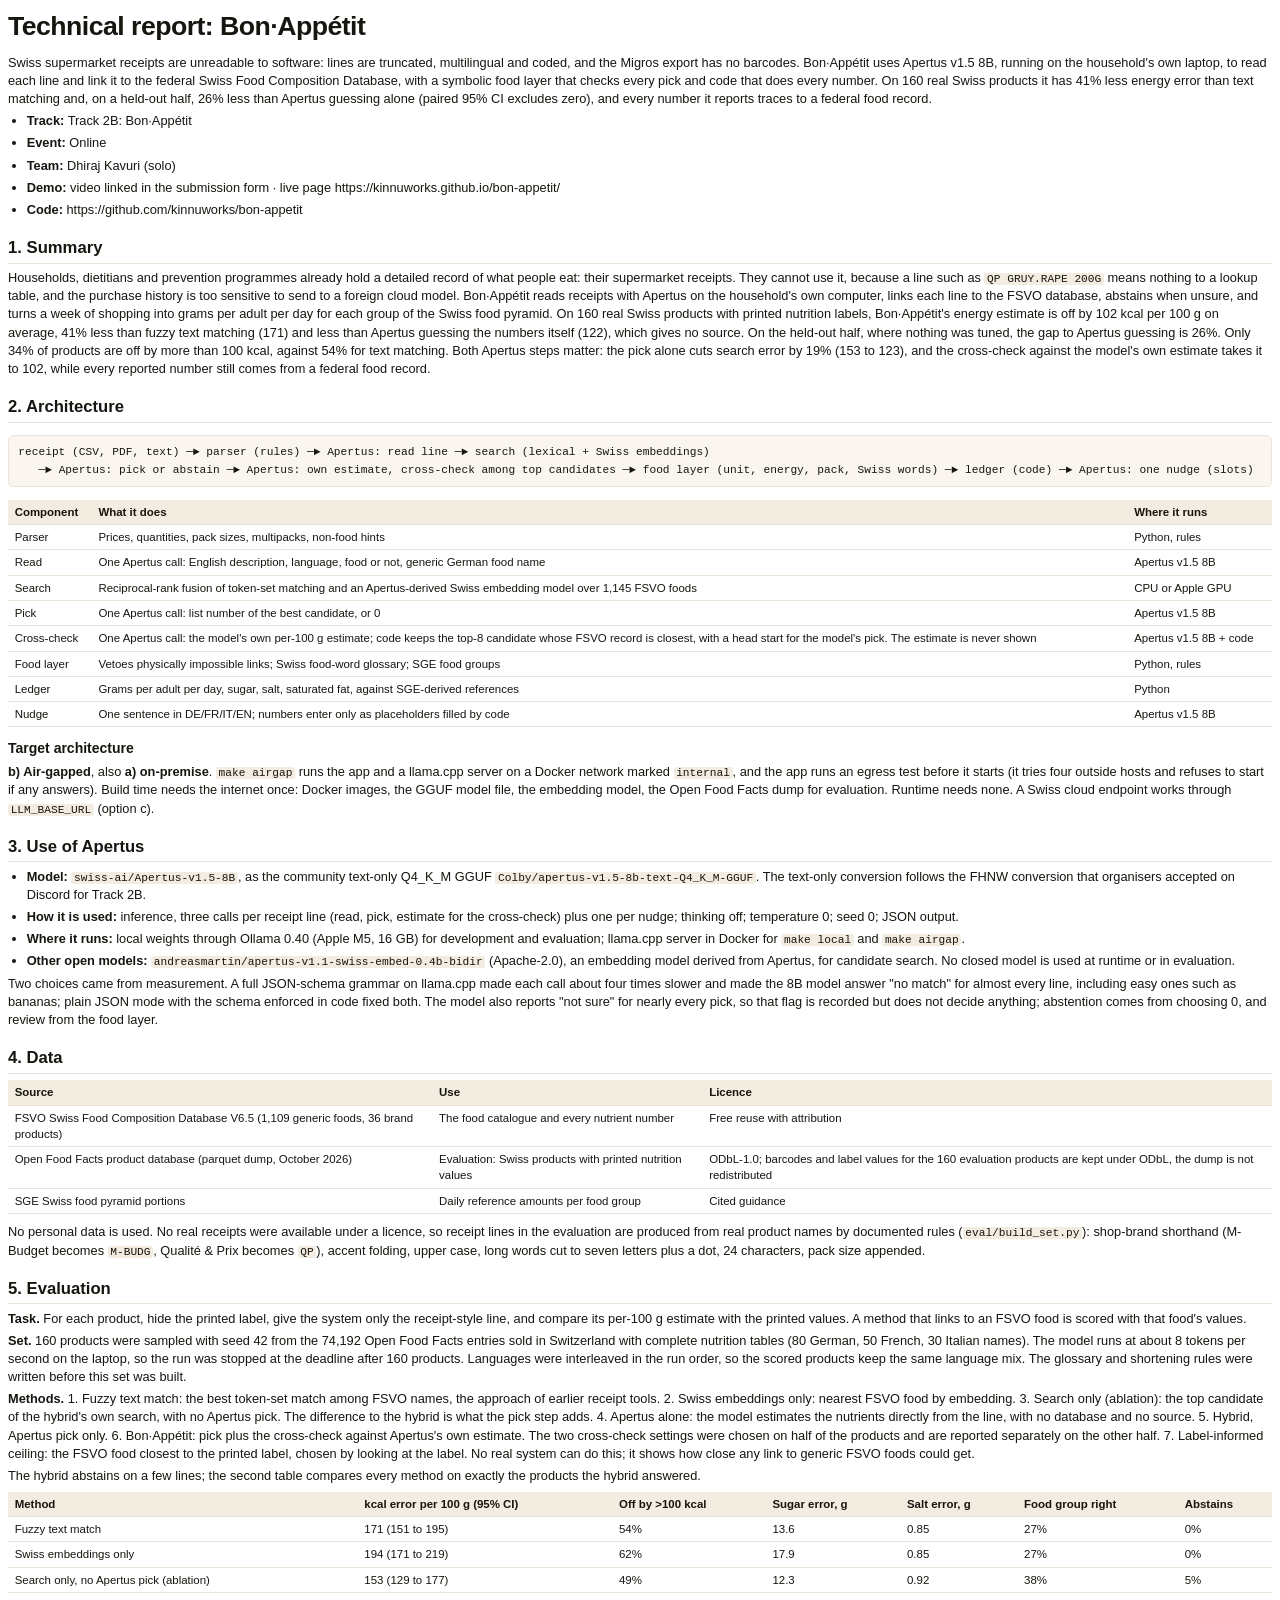
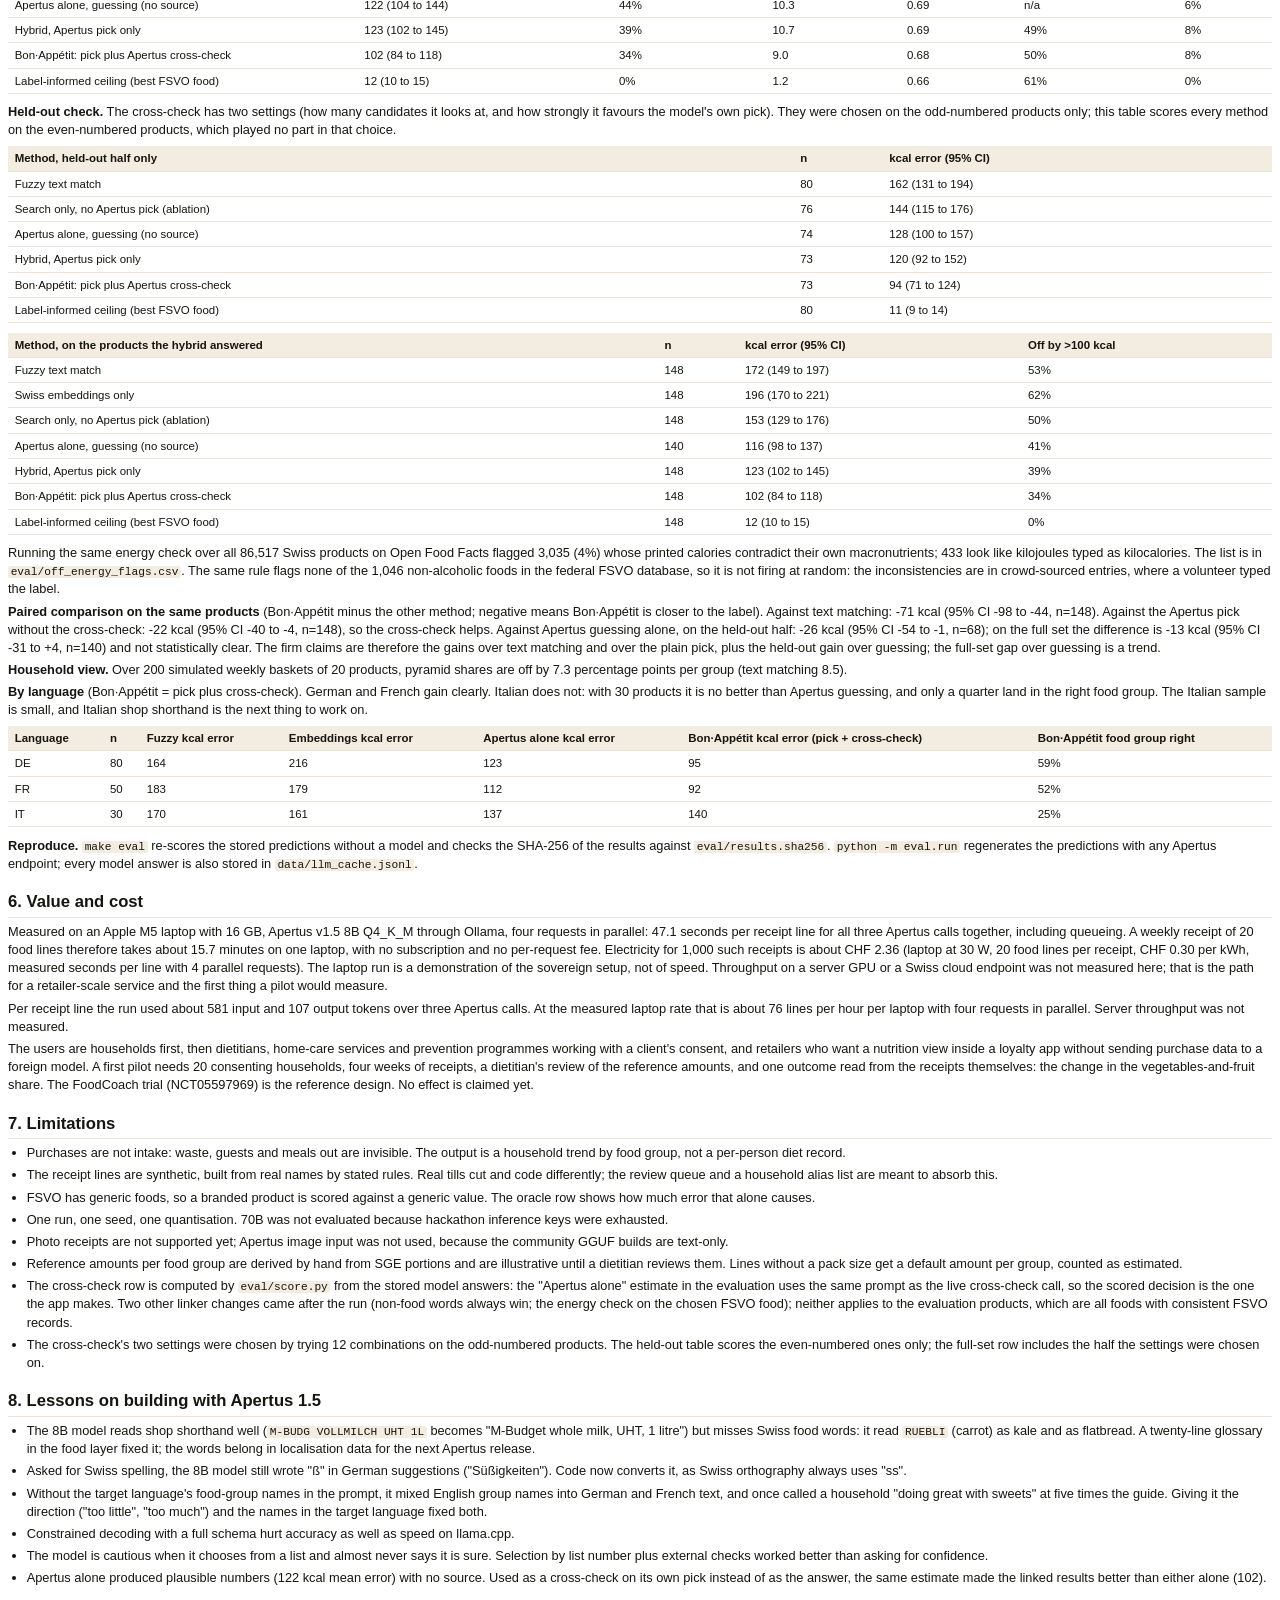
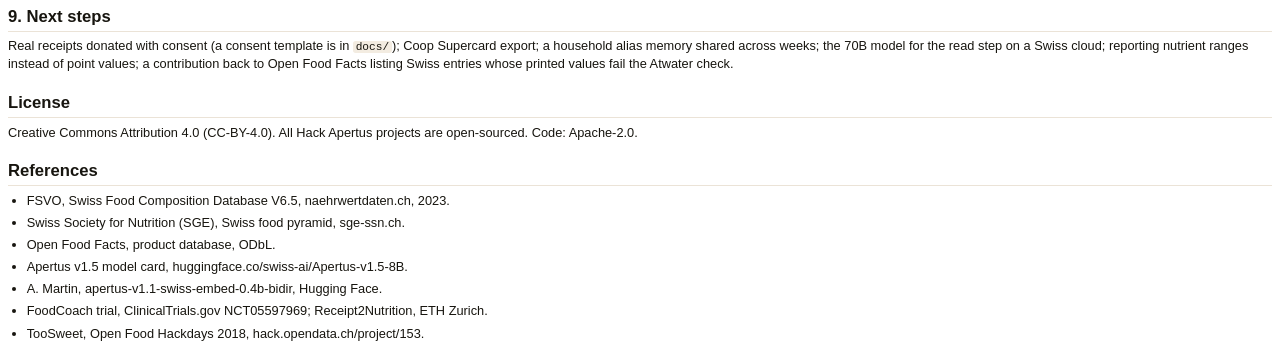
<file: track_2b/docs/report.html>
<!doctype html><html><head><meta charset='utf-8'><style>
@page { size: A4; margin: 16mm 15mm 16mm 15mm; }
body { font: 9.6pt/1.42 "Inter", -apple-system, "Helvetica Neue", Arial, sans-serif; color: #17150F; }
h1 { font-size: 20pt; letter-spacing: -0.02em; margin: 0 0 6pt; }
h2 { font-size: 12.5pt; margin: 13pt 0 4pt; color: #17150F; border-bottom: 1px solid #EBE3D7; padding-bottom: 2pt; }
h3 { font-size: 10.5pt; margin: 9pt 0 3pt; }
p, li { margin: 3pt 0; }
ul { padding-left: 14pt; margin: 3pt 0; }
table { border-collapse: collapse; width: 100%; margin: 5pt 0 7pt; font-size: 8.6pt; }
th, td { border-bottom: 1px solid #EBE3D7; padding: 3pt 5pt; text-align: left; vertical-align: top; }
th { background: #F3ECE1; }
code { font: 8.4pt "JetBrains Mono", Menlo, monospace; background: #F3ECE1; padding: 0 2pt; border-radius: 2pt; }
pre { background: #FAF6EF; border: 1px solid #EBE3D7; padding: 5pt 7pt; border-radius: 4pt; white-space: pre-wrap; }
pre code { background: none; padding: 0; }
blockquote { margin: 4pt 0; padding-left: 8pt; border-left: 3px solid #D66B38; color: #423C33; }
img { max-width: 100%; }
</style></head><body><h1>Technical report: Bon·Appétit</h1>
<p>Swiss supermarket receipts are unreadable to software: lines are truncated, multilingual and coded, and the Migros export has no barcodes. Bon·Appétit uses Apertus v1.5 8B, running on the household's own laptop, to read each line and link it to the federal Swiss Food Composition Database, with a symbolic food layer that checks every pick and code that does every number. On 160 real Swiss products it has 41% less energy error than text matching and, on a held-out half, 26% less than Apertus guessing alone (paired 95% CI excludes zero), and every number it reports traces to a federal food record.</p>
<ul>
<li><strong>Track:</strong> Track 2B: Bon·Appétit</li>
<li><strong>Event:</strong> Online</li>
<li><strong>Team:</strong> Dhiraj Kavuri (solo)</li>
<li><strong>Demo:</strong> video linked in the submission form · live page https://kinnuworks.github.io/bon-appetit/</li>
<li><strong>Code:</strong> https://github.com/kinnuworks/bon-appetit</li>
</ul>
<h2>1. Summary</h2>
<p>Households, dietitians and prevention programmes already hold a detailed record of what people eat: their supermarket receipts. They cannot use it, because a line such as <code>QP GRUY.RAPE 200G</code> means nothing to a lookup table, and the purchase history is too sensitive to send to a foreign cloud model. Bon·Appétit reads receipts with Apertus on the household's own computer, links each line to the FSVO database, abstains when unsure, and turns a week of shopping into grams per adult per day for each group of the Swiss food pyramid. On 160 real Swiss products with printed nutrition labels, Bon·Appétit's energy estimate is off by 102 kcal per 100 g on average, 41% less than fuzzy text matching (171) and less than Apertus guessing the numbers itself (122), which gives no source. On the held-out half, where nothing was tuned, the gap to Apertus guessing is 26%. Only 34% of products are off by more than 100 kcal, against 54% for text matching. Both Apertus steps matter: the pick alone cuts search error by 19% (153 to 123), and the cross-check against the model's own estimate takes it to 102, while every reported number still comes from a federal food record.</p>
<h2>2. Architecture</h2>
<pre><code>receipt (CSV, PDF, text) ─► parser (rules) ─► Apertus: read line ─► search (lexical + Swiss embeddings)
   ─► Apertus: pick or abstain ─► Apertus: own estimate, cross-check among top candidates ─► food layer (unit, energy, pack, Swiss words) ─► ledger (code) ─► Apertus: one nudge (slots)
</code></pre>
<table>
<thead>
<tr>
<th>Component</th>
<th>What it does</th>
<th>Where it runs</th>
</tr>
</thead>
<tbody>
<tr>
<td>Parser</td>
<td>Prices, quantities, pack sizes, multipacks, non-food hints</td>
<td>Python, rules</td>
</tr>
<tr>
<td>Read</td>
<td>One Apertus call: English description, language, food or not, generic German food name</td>
<td>Apertus v1.5 8B</td>
</tr>
<tr>
<td>Search</td>
<td>Reciprocal-rank fusion of token-set matching and an Apertus-derived Swiss embedding model over 1,145 FSVO foods</td>
<td>CPU or Apple GPU</td>
</tr>
<tr>
<td>Pick</td>
<td>One Apertus call: list number of the best candidate, or 0</td>
<td>Apertus v1.5 8B</td>
</tr>
<tr>
<td>Cross-check</td>
<td>One Apertus call: the model's own per-100 g estimate; code keeps the top-8 candidate whose FSVO record is closest, with a head start for the model's pick. The estimate is never shown</td>
<td>Apertus v1.5 8B + code</td>
</tr>
<tr>
<td>Food layer</td>
<td>Vetoes physically impossible links; Swiss food-word glossary; SGE food groups</td>
<td>Python, rules</td>
</tr>
<tr>
<td>Ledger</td>
<td>Grams per adult per day, sugar, salt, saturated fat, against SGE-derived references</td>
<td>Python</td>
</tr>
<tr>
<td>Nudge</td>
<td>One sentence in DE/FR/IT/EN; numbers enter only as placeholders filled by code</td>
<td>Apertus v1.5 8B</td>
</tr>
</tbody>
</table>
<h3>Target architecture</h3>
<p><strong>b) Air-gapped</strong>, also <strong>a) on-premise</strong>. <code>make airgap</code> runs the app and a llama.cpp server on a Docker network marked <code>internal</code>, and the app runs an egress test before it starts (it tries four outside hosts and refuses to start if any answers). Build time needs the internet once: Docker images, the GGUF model file, the embedding model, the Open Food Facts dump for evaluation. Runtime needs none. A Swiss cloud endpoint works through <code>LLM_BASE_URL</code> (option c).</p>
<h2>3. Use of Apertus</h2>
<ul>
<li><strong>Model:</strong> <code>swiss-ai/Apertus-v1.5-8B</code>, as the community text-only Q4_K_M GGUF <code>Colby/apertus-v1.5-8b-text-Q4_K_M-GGUF</code>. The text-only conversion follows the FHNW conversion that organisers accepted on Discord for Track 2B.</li>
<li><strong>How it is used:</strong> inference, three calls per receipt line (read, pick, estimate for the cross-check) plus one per nudge; thinking off; temperature 0; seed 0; JSON output.</li>
<li><strong>Where it runs:</strong> local weights through Ollama 0.40 (Apple M5, 16 GB) for development and evaluation; llama.cpp server in Docker for <code>make local</code> and <code>make airgap</code>.</li>
<li><strong>Other open models:</strong> <code>andreasmartin/apertus-v1.1-swiss-embed-0.4b-bidir</code> (Apache-2.0), an embedding model derived from Apertus, for candidate search. No closed model is used at runtime or in evaluation.</li>
</ul>
<p>Two choices came from measurement. A full JSON-schema grammar on llama.cpp made each call about four times slower and made the 8B model answer "no match" for almost every line, including easy ones such as bananas; plain JSON mode with the schema enforced in code fixed both. The model also reports "not sure" for nearly every pick, so that flag is recorded but does not decide anything; abstention comes from choosing 0, and review from the food layer.</p>
<h2>4. Data</h2>
<table>
<thead>
<tr>
<th>Source</th>
<th>Use</th>
<th>Licence</th>
</tr>
</thead>
<tbody>
<tr>
<td>FSVO Swiss Food Composition Database V6.5 (1,109 generic foods, 36 brand products)</td>
<td>The food catalogue and every nutrient number</td>
<td>Free reuse with attribution</td>
</tr>
<tr>
<td>Open Food Facts product database (parquet dump, October 2026)</td>
<td>Evaluation: Swiss products with printed nutrition values</td>
<td>ODbL-1.0; barcodes and label values for the 160 evaluation products are kept under ODbL, the dump is not redistributed</td>
</tr>
<tr>
<td>SGE Swiss food pyramid portions</td>
<td>Daily reference amounts per food group</td>
<td>Cited guidance</td>
</tr>
</tbody>
</table>
<p>No personal data is used. No real receipts were available under a licence, so receipt lines in the evaluation are produced from real product names by documented rules (<code>eval/build_set.py</code>): shop-brand shorthand (M-Budget becomes <code>M-BUDG</code>, Qualité &amp; Prix becomes <code>QP</code>), accent folding, upper case, long words cut to seven letters plus a dot, 24 characters, pack size appended.</p>
<h2>5. Evaluation</h2>
<p><strong>Task.</strong> For each product, hide the printed label, give the system only the receipt-style line, and compare its per-100 g estimate with the printed values. A method that links to an FSVO food is scored with that food's values.</p>
<p><strong>Set.</strong> 160 products were sampled with seed 42 from the 74,192 Open Food Facts entries sold in Switzerland with complete nutrition tables (80 German, 50 French, 30 Italian names). The model runs at about 8 tokens per second on the laptop, so the run was stopped at the deadline after 160 products. Languages were interleaved in the run order, so the scored products keep the same language mix. The glossary and shortening rules were written before this set was built.</p>
<p><strong>Methods.</strong>
1. Fuzzy text match: the best token-set match among FSVO names, the approach of earlier receipt tools.
2. Swiss embeddings only: nearest FSVO food by embedding.
3. Search only (ablation): the top candidate of the hybrid's own search, with no Apertus pick. The difference to the hybrid is what the pick step adds.
4. Apertus alone: the model estimates the nutrients directly from the line, with no database and no source.
5. Hybrid, Apertus pick only.
6. Bon·Appétit: pick plus the cross-check against Apertus's own estimate. The two cross-check settings were chosen on half of the products and are reported separately on the other half.
7. Label-informed ceiling: the FSVO food closest to the printed label, chosen by looking at the label. No real system can do this; it shows how close any link to generic FSVO foods could get.</p>
<p>The hybrid abstains on a few lines; the second table compares every method on exactly the products the hybrid answered.</p>
<table>
<thead>
<tr>
<th>Method</th>
<th>kcal error per 100 g (95% CI)</th>
<th>Off by &gt;100 kcal</th>
<th>Sugar error, g</th>
<th>Salt error, g</th>
<th>Food group right</th>
<th>Abstains</th>
</tr>
</thead>
<tbody>
<tr>
<td>Fuzzy text match</td>
<td>171 (151 to 195)</td>
<td>54%</td>
<td>13.6</td>
<td>0.85</td>
<td>27%</td>
<td>0%</td>
</tr>
<tr>
<td>Swiss embeddings only</td>
<td>194 (171 to 219)</td>
<td>62%</td>
<td>17.9</td>
<td>0.85</td>
<td>27%</td>
<td>0%</td>
</tr>
<tr>
<td>Search only, no Apertus pick (ablation)</td>
<td>153 (129 to 177)</td>
<td>49%</td>
<td>12.3</td>
<td>0.92</td>
<td>38%</td>
<td>5%</td>
</tr>
<tr>
<td>Apertus alone, guessing (no source)</td>
<td>122 (104 to 144)</td>
<td>44%</td>
<td>10.3</td>
<td>0.69</td>
<td>n/a</td>
<td>6%</td>
</tr>
<tr>
<td>Hybrid, Apertus pick only</td>
<td>123 (102 to 145)</td>
<td>39%</td>
<td>10.7</td>
<td>0.69</td>
<td>49%</td>
<td>8%</td>
</tr>
<tr>
<td>Bon·Appétit: pick plus Apertus cross-check</td>
<td>102 (84 to 118)</td>
<td>34%</td>
<td>9.0</td>
<td>0.68</td>
<td>50%</td>
<td>8%</td>
</tr>
<tr>
<td>Label-informed ceiling (best FSVO food)</td>
<td>12 (10 to 15)</td>
<td>0%</td>
<td>1.2</td>
<td>0.66</td>
<td>61%</td>
<td>0%</td>
</tr>
</tbody>
</table>
<p><strong>Held-out check.</strong> The cross-check has two settings (how many candidates it looks at, and how strongly it favours the model's own pick). They were chosen on the odd-numbered products only; this table scores every method on the even-numbered products, which played no part in that choice.</p>
<table>
<thead>
<tr>
<th>Method, held-out half only</th>
<th>n</th>
<th>kcal error (95% CI)</th>
</tr>
</thead>
<tbody>
<tr>
<td>Fuzzy text match</td>
<td>80</td>
<td>162 (131 to 194)</td>
</tr>
<tr>
<td>Search only, no Apertus pick (ablation)</td>
<td>76</td>
<td>144 (115 to 176)</td>
</tr>
<tr>
<td>Apertus alone, guessing (no source)</td>
<td>74</td>
<td>128 (100 to 157)</td>
</tr>
<tr>
<td>Hybrid, Apertus pick only</td>
<td>73</td>
<td>120 (92 to 152)</td>
</tr>
<tr>
<td>Bon·Appétit: pick plus Apertus cross-check</td>
<td>73</td>
<td>94 (71 to 124)</td>
</tr>
<tr>
<td>Label-informed ceiling (best FSVO food)</td>
<td>80</td>
<td>11 (9 to 14)</td>
</tr>
</tbody>
</table>
<table>
<thead>
<tr>
<th>Method, on the products the hybrid answered</th>
<th>n</th>
<th>kcal error (95% CI)</th>
<th>Off by &gt;100 kcal</th>
</tr>
</thead>
<tbody>
<tr>
<td>Fuzzy text match</td>
<td>148</td>
<td>172 (149 to 197)</td>
<td>53%</td>
</tr>
<tr>
<td>Swiss embeddings only</td>
<td>148</td>
<td>196 (170 to 221)</td>
<td>62%</td>
</tr>
<tr>
<td>Search only, no Apertus pick (ablation)</td>
<td>148</td>
<td>153 (129 to 176)</td>
<td>50%</td>
</tr>
<tr>
<td>Apertus alone, guessing (no source)</td>
<td>140</td>
<td>116 (98 to 137)</td>
<td>41%</td>
</tr>
<tr>
<td>Hybrid, Apertus pick only</td>
<td>148</td>
<td>123 (102 to 145)</td>
<td>39%</td>
</tr>
<tr>
<td>Bon·Appétit: pick plus Apertus cross-check</td>
<td>148</td>
<td>102 (84 to 118)</td>
<td>34%</td>
</tr>
<tr>
<td>Label-informed ceiling (best FSVO food)</td>
<td>148</td>
<td>12 (10 to 15)</td>
<td>0%</td>
</tr>
</tbody>
</table>
<p>Running the same energy check over all 86,517 Swiss products on Open Food Facts flagged 3,035 (4%) whose printed calories contradict their own macronutrients; 433 look like kilojoules typed as kilocalories. The list is in <code>eval/off_energy_flags.csv</code>. The same rule flags none of the 1,046 non-alcoholic foods in the federal FSVO database, so it is not firing at random: the inconsistencies are in crowd-sourced entries, where a volunteer typed the label.</p>
<p><strong>Paired comparison on the same products</strong> (Bon·Appétit minus the other method; negative means Bon·Appétit is closer to the label). Against text matching: -71 kcal (95% CI -98 to -44, n=148). Against the Apertus pick without the cross-check: -22 kcal (95% CI -40 to -4, n=148), so the cross-check helps. Against Apertus guessing alone, on the held-out half: -26 kcal (95% CI -54 to -1, n=68); on the full set the difference is -13 kcal (95% CI -31 to +4, n=140) and not statistically clear. The firm claims are therefore the gains over text matching and over the plain pick, plus the held-out gain over guessing; the full-set gap over guessing is a trend.</p>
<p><strong>Household view.</strong> Over 200 simulated weekly baskets of 20 products, pyramid shares are off by 7.3 percentage points per group (text matching 8.5).</p>
<p><strong>By language</strong> (Bon·Appétit = pick plus cross-check). German and French gain clearly. Italian does not: with 30 products it is no better than Apertus guessing, and only a quarter land in the right food group. The Italian sample is small, and Italian shop shorthand is the next thing to work on.</p>
<table>
<thead>
<tr>
<th>Language</th>
<th>n</th>
<th>Fuzzy kcal error</th>
<th>Embeddings kcal error</th>
<th>Apertus alone kcal error</th>
<th>Bon·Appétit kcal error (pick + cross-check)</th>
<th>Bon·Appétit food group right</th>
</tr>
</thead>
<tbody>
<tr>
<td>DE</td>
<td>80</td>
<td>164</td>
<td>216</td>
<td>123</td>
<td>95</td>
<td>59%</td>
</tr>
<tr>
<td>FR</td>
<td>50</td>
<td>183</td>
<td>179</td>
<td>112</td>
<td>92</td>
<td>52%</td>
</tr>
<tr>
<td>IT</td>
<td>30</td>
<td>170</td>
<td>161</td>
<td>137</td>
<td>140</td>
<td>25%</td>
</tr>
</tbody>
</table>
<p><strong>Reproduce.</strong> <code>make eval</code> re-scores the stored predictions without a model and checks the SHA-256 of the results against <code>eval/results.sha256</code>. <code>python -m eval.run</code> regenerates the predictions with any Apertus endpoint; every model answer is also stored in <code>data/llm_cache.jsonl</code>.</p>
<h2>6. Value and cost</h2>
<p>Measured on an Apple M5 laptop with 16 GB, Apertus v1.5 8B Q4_K_M through Ollama, four requests in parallel: 47.1 seconds per receipt line for all three Apertus calls together, including queueing. A weekly receipt of 20 food lines therefore takes about 15.7 minutes on one laptop, with no subscription and no per-request fee. Electricity for 1,000 such receipts is about CHF 2.36 (laptop at 30 W, 20 food lines per receipt, CHF 0.30 per kWh, measured seconds per line with 4 parallel requests). The laptop run is a demonstration of the sovereign setup, not of speed. Throughput on a server GPU or a Swiss cloud endpoint was not measured here; that is the path for a retailer-scale service and the first thing a pilot would measure.</p>
<p>Per receipt line the run used about 581 input and 107 output tokens over three Apertus calls. At the measured laptop rate that is about 76 lines per hour per laptop with four requests in parallel. Server throughput was not measured.</p>
<p>The users are households first, then dietitians, home-care services and prevention programmes working with a client's consent, and retailers who want a nutrition view inside a loyalty app without sending purchase data to a foreign model. A first pilot needs 20 consenting households, four weeks of receipts, a dietitian's review of the reference amounts, and one outcome read from the receipts themselves: the change in the vegetables-and-fruit share. The FoodCoach trial (NCT05597969) is the reference design. No effect is claimed yet.</p>
<h2>7. Limitations</h2>
<ul>
<li>Purchases are not intake: waste, guests and meals out are invisible. The output is a household trend by food group, not a per-person diet record.</li>
<li>The receipt lines are synthetic, built from real names by stated rules. Real tills cut and code differently; the review queue and a household alias list are meant to absorb this.</li>
<li>FSVO has generic foods, so a branded product is scored against a generic value. The oracle row shows how much error that alone causes.</li>
<li>One run, one seed, one quantisation. 70B was not evaluated because hackathon inference keys were exhausted.</li>
<li>Photo receipts are not supported yet; Apertus image input was not used, because the community GGUF builds are text-only.</li>
<li>Reference amounts per food group are derived by hand from SGE portions and are illustrative until a dietitian reviews them. Lines without a pack size get a default amount per group, counted as estimated.</li>
<li>The cross-check row is computed by <code>eval/score.py</code> from the stored model answers: the "Apertus alone" estimate in the evaluation uses the same prompt as the live cross-check call, so the scored decision is the one the app makes. Two other linker changes came after the run (non-food words always win; the energy check on the chosen FSVO food); neither applies to the evaluation products, which are all foods with consistent FSVO records.</li>
<li>The cross-check's two settings were chosen by trying 12 combinations on the odd-numbered products. The held-out table scores the even-numbered ones only; the full-set row includes the half the settings were chosen on.</li>
</ul>
<h2>8. Lessons on building with Apertus 1.5</h2>
<ul>
<li>The 8B model reads shop shorthand well (<code>M-BUDG VOLLMILCH UHT 1L</code> becomes "M-Budget whole milk, UHT, 1 litre") but misses Swiss food words: it read <code>RUEBLI</code> (carrot) as kale and as flatbread. A twenty-line glossary in the food layer fixed it; the words belong in localisation data for the next Apertus release.</li>
<li>Asked for Swiss spelling, the 8B model still wrote "ß" in German suggestions ("Süßigkeiten"). Code now converts it, as Swiss orthography always uses "ss".</li>
<li>Without the target language's food-group names in the prompt, it mixed English group names into German and French text, and once called a household "doing great with sweets" at five times the guide. Giving it the direction ("too little", "too much") and the names in the target language fixed both.</li>
<li>Constrained decoding with a full schema hurt accuracy as well as speed on llama.cpp.</li>
<li>The model is cautious when it chooses from a list and almost never says it is sure. Selection by list number plus external checks worked better than asking for confidence.</li>
<li>Apertus alone produced plausible numbers (122 kcal mean error) with no source. Used as a cross-check on its own pick instead of as the answer, the same estimate made the linked results better than either alone (102).</li>
</ul>
<h2>9. Next steps</h2>
<p>Real receipts donated with consent (a consent template is in <code>docs/</code>); Coop Supercard export; a household alias memory shared across weeks; the 70B model for the read step on a Swiss cloud; reporting nutrient ranges instead of point values; a contribution back to Open Food Facts listing Swiss entries whose printed values fail the Atwater check.</p>
<h2>License</h2>
<p>Creative Commons Attribution 4.0 (CC-BY-4.0). All Hack Apertus projects are open-sourced. Code: Apache-2.0.</p>
<h2>References</h2>
<ul>
<li>FSVO, Swiss Food Composition Database V6.5, naehrwertdaten.ch, 2023.</li>
<li>Swiss Society for Nutrition (SGE), Swiss food pyramid, sge-ssn.ch.</li>
<li>Open Food Facts, product database, ODbL.</li>
<li>Apertus v1.5 model card, huggingface.co/swiss-ai/Apertus-v1.5-8B.</li>
<li>A. Martin, apertus-v1.1-swiss-embed-0.4b-bidir, Hugging Face.</li>
<li>FoodCoach trial, ClinicalTrials.gov NCT05597969; Receipt2Nutrition, ETH Zurich.</li>
<li>TooSweet, Open Food Hackdays 2018, hack.opendata.ch/project/153.</li>
</ul></body></html>
</file>
